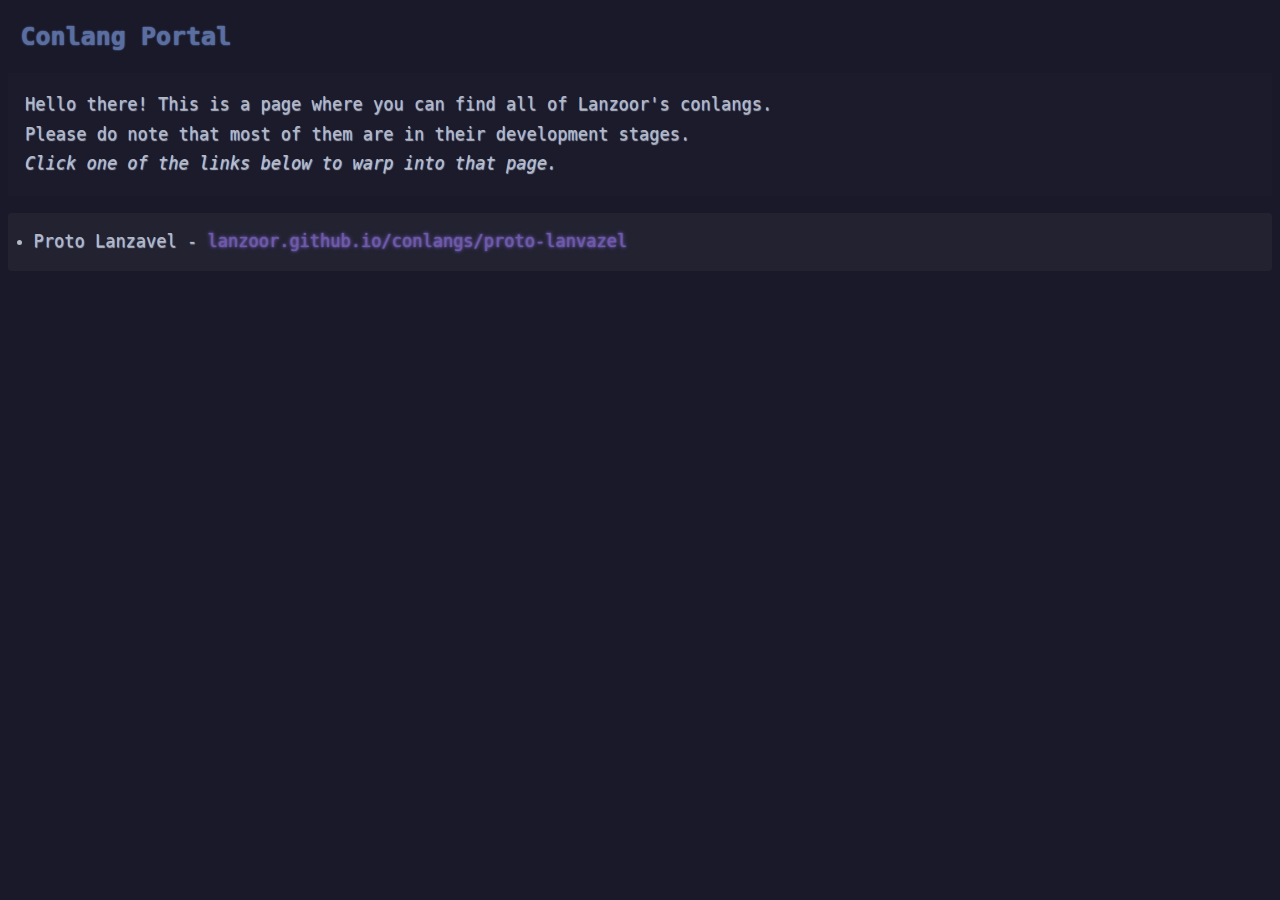
<file: index.html>
<!DOCTYPE html>
<html lang="en">
    <head>
        <title>Lanzoor's Conlangs</title>
        <link rel="stylesheet" href="styles.css" />
    </head>
    <body>
        <h1>Conlang Portal</h1>
        <p>
            Hello there! This is a page where you can find all of Lanzoor's
            conlangs.<br />
            Please do note that most of them are in their development stages.<br />
            <i>Click one of the links below to warp into that page.</i>
        </p>
        <ul>
            <li>
                Proto Lanzavel -
                <a href="./proto-lanzavel/"
                    >lanzoor.github.io/conlangs/proto-lanvazel</a
                >
            </li>
        </ul>
    </body>
</html>
</file>
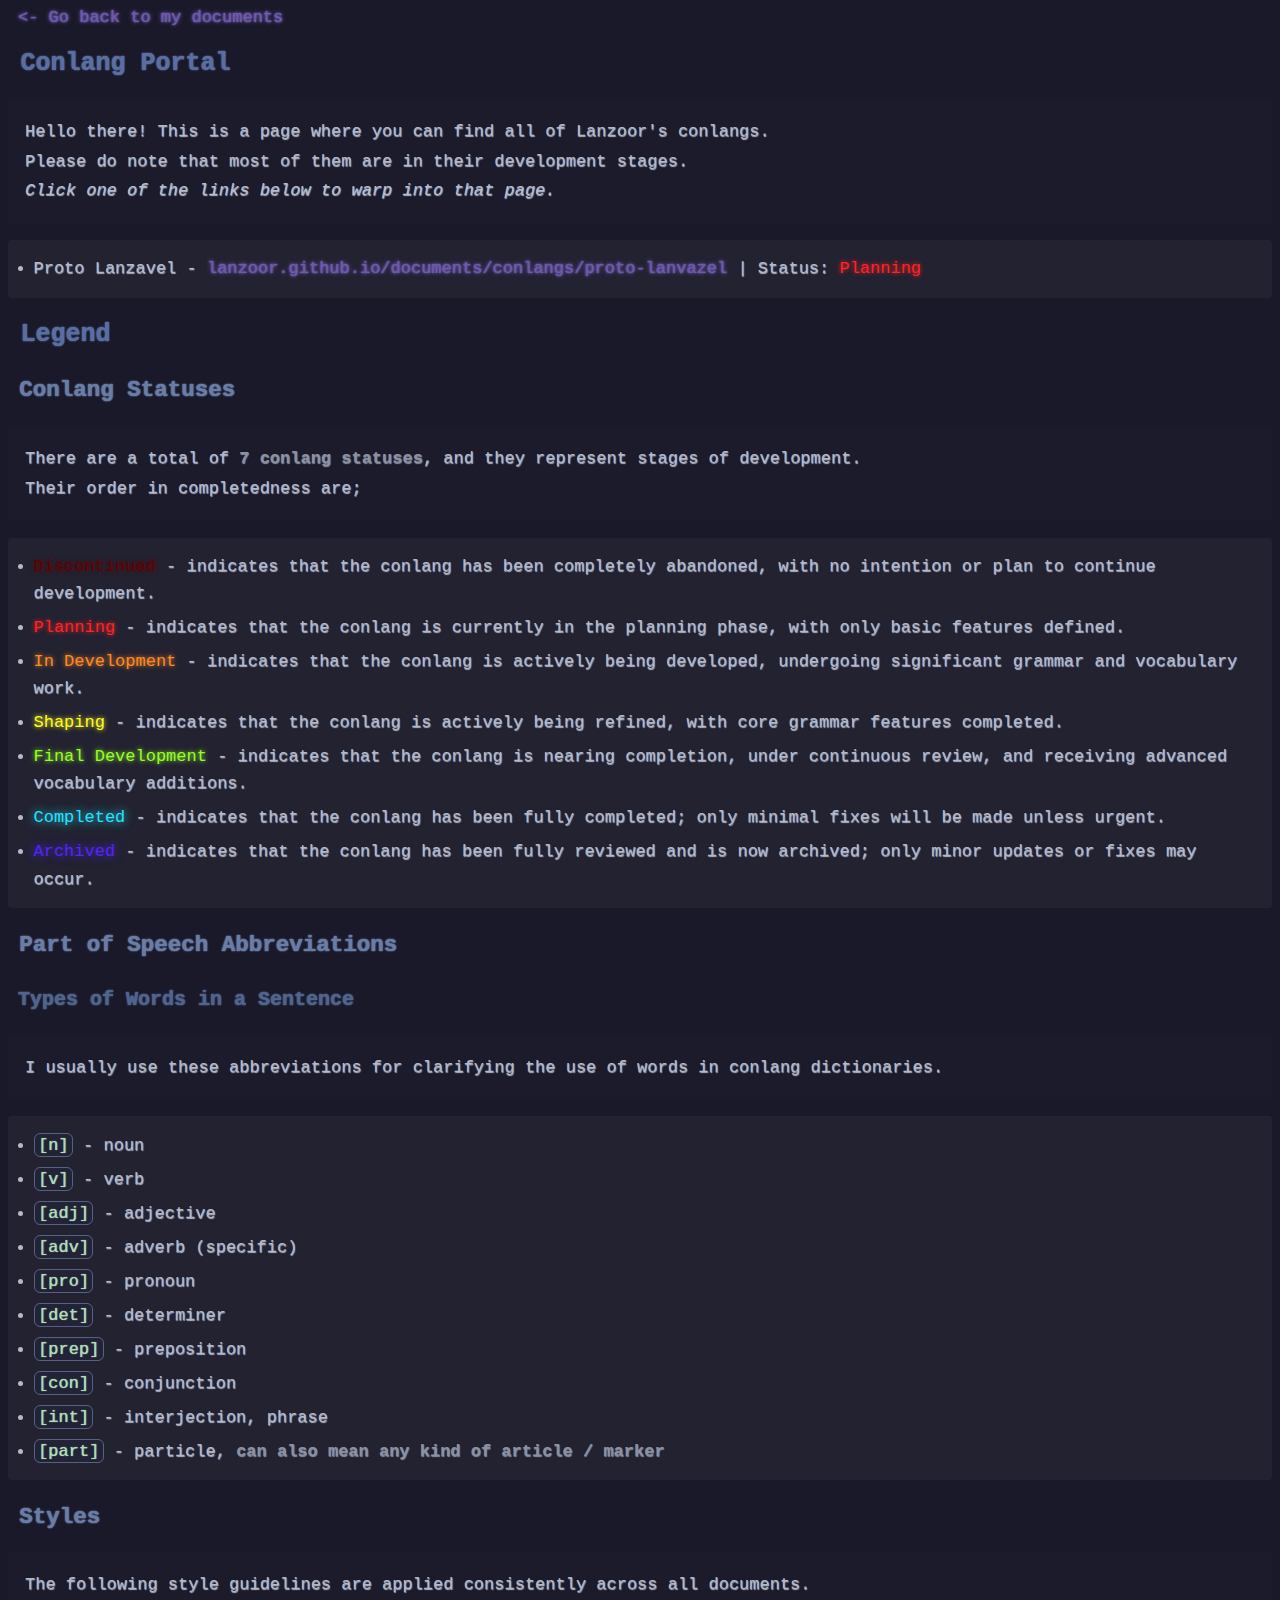
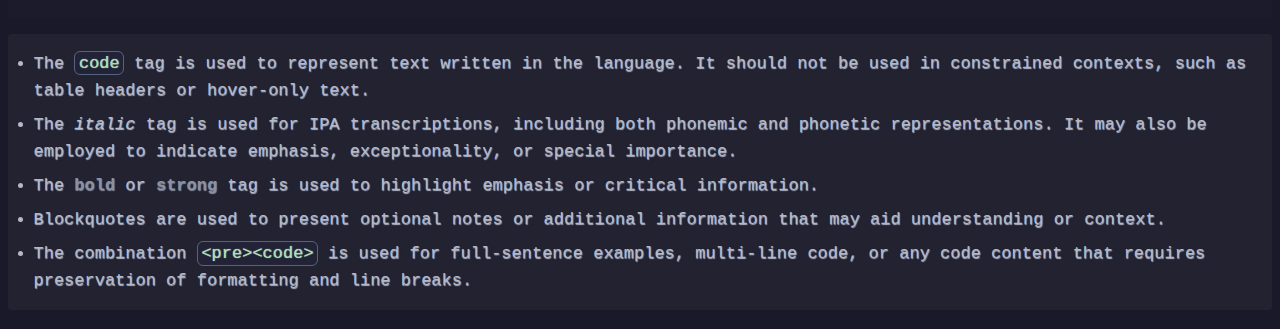
<file: conlangs/index.html>
<!DOCTYPE html>
<html lang="en">
    <head>
        <title>Lanzoor's Conlangs</title>
        <link rel="stylesheet" href="../styles.css" />
    </head>
    <body>
        <a href="https://lanzoor.github.io/documents" id="portal"><- Go back to my documents</a>
        <h1>Conlang Portal</h1>
        <p>
            Hello there! This is a page where you can find all of Lanzoor's
            conlangs.<br/>
            Please do note that most of them are in their development stages.<br/>
            <i>Click one of the links below to warp into that page.</i>
        </p>
        <ul>
            <li>
                Proto Lanzavel - <a href="./proto-lanzavel/">lanzoor.github.io/documents/conlangs/proto-lanvazel</a> | Status: <span class="status-planning">Planning</span>
            </li>
        </ul>

        <h1>Legend</h1>

        <h2>Conlang Statuses</h2>

        <p>
            There are a total of <b>7 conlang statuses</b>, and they represent stages of development.<br>
            Their order in completedness are;
        </p>

        <ul>
            <li>
                <span class="status-discontinued">Discontinued</span> - indicates that the conlang has been completely abandoned, with no intention or plan to continue development.
            </li>
            <li>
                <span class="status-planning">Planning</span> - indicates that the conlang is currently in the planning phase, with only basic features defined.
            </li>
            <li>
                <span class="status-indev">In Development</span> - indicates that the conlang is actively being developed, undergoing significant grammar and vocabulary work.
            </li>
            <li>
                <span class="status-shaping">Shaping</span> - indicates that the conlang is actively being refined, with core grammar features completed.
            </li>
            <li>
                <span class="status-finaldev">Final Development</span> - indicates that the conlang is nearing completion, under continuous review, and receiving advanced vocabulary additions.
            </li>
            <li>
                <span class="status-completed">Completed</span> - indicates that the conlang has been fully completed; only minimal fixes will be made unless urgent.
            </li>
            <li>
                <span class="status-archived">Archived</span> - indicates that the conlang has been fully reviewed and is now archived; only minor updates or fixes may occur.
            </li>
        </ul>

        <h2>Part of Speech Abbreviations</h2>

        <h3>Types of Words in a Sentence</h3>

        <p>I usually use these abbreviations for clarifying the use of words in conlang dictionaries.</p>

        <ul>
            <li>
                <code>[n]</code> - noun
            </li>
            <li>
                <code>[v]</code> - verb
            </li>
            <li>
                <code>[adj]</code> - adjective
            </li>
            <li>
                <code>[adv]</code> - adverb (specific)
            </li>
            <li>
                <code>[pro]</code> - pronoun
            </li>
            <li>
                <code>[det]</code> - determiner
            </li>
            <li>
                <code>[prep]</code> - preposition
            </li>
            <li>
                <code>[con]</code> - conjunction
            </li>
            <li>
                <code>[int]</code> - interjection, phrase
            </li>
            <li>
                <code>[part]</code> - particle, <b>can also mean any kind of article / marker</b>
            </li>
        </ul>

    <h2>Styles</h2>

    <p>The following style guidelines are applied consistently across all documents.</p>

    <ul>
        <li>
            The <code>code</code> tag is used to represent text written in the language. It should not be used in constrained contexts, such as table headers or hover-only text.
        </li>
        <li>
            The <i>italic</i> tag is used for IPA transcriptions, including both phonemic and phonetic representations. It may also be employed to indicate emphasis, exceptionality, or special importance.
        </li>
        <li>
            The <b>bold</b> or <strong>strong</strong> tag is used to highlight emphasis or critical information.
        </li>
        <li>
            Blockquotes are used to present optional notes or additional information that may aid understanding or context.
        </li>
        <li>
            The combination <code>&lt;pre&gt;&lt;code&gt;</code> is used for full-sentence examples, multi-line code, or any code content that requires preservation of formatting and line breaks.
        </li>
    </ul>

    </body>
</html>
</file>
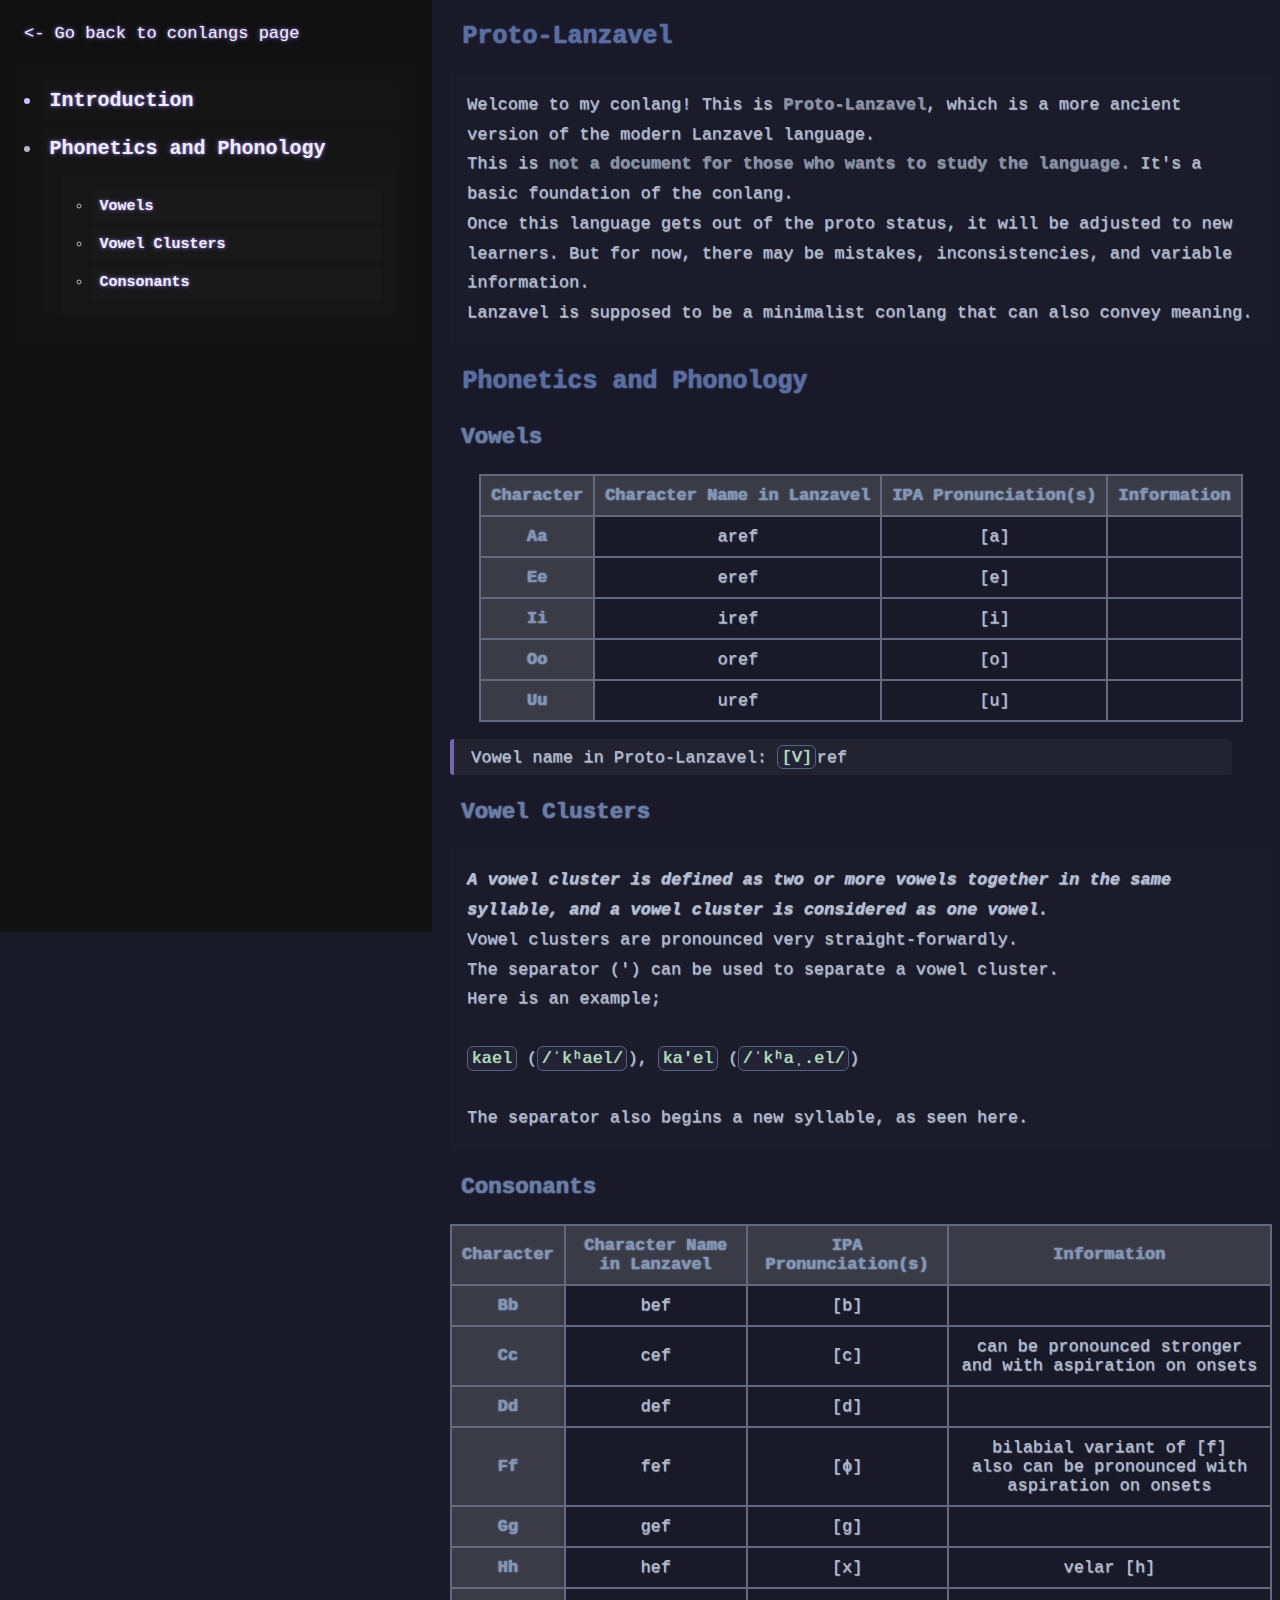
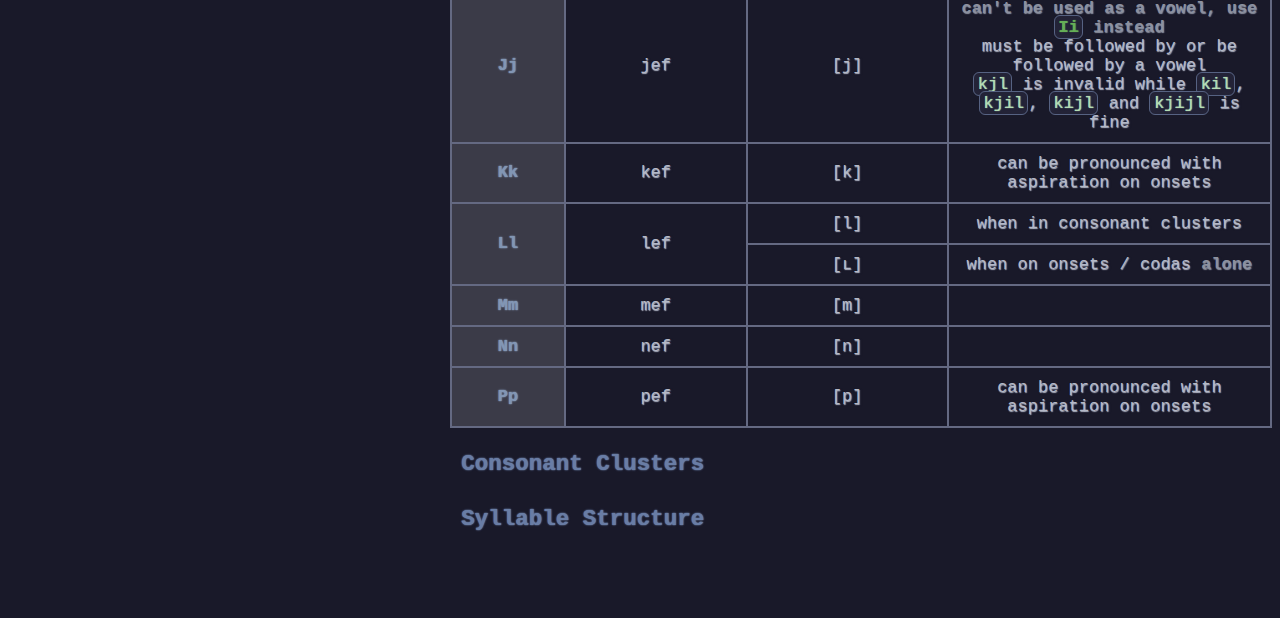
<file: proto-lanzavel/index.html>
<!DOCTYPE html>
<html lang="en">
<head>
    <title>Proto-Lanzavel</title>
    <link rel="stylesheet" href="../styles.css" />
    <style>
        body {
            margin-left: 450px;
        }
    </style>
</head>
<body>
    <div class="sidebar">
        <a href="https://lanzoor.github.io/conlangs/" class="conlang-portal-info"><- Go back to conlangs page</a>
        <ul>
            <li class="h0">
                <a href="#proto-lanzavel">Introduction</a>
            </li>
            <li class="h1">
                <a href="#phonetics-phonology">Phonetics and Phonology</a>
                <ul>
                    <li class="h2"><a href="#vowels">Vowels</a></li>
                    <li class="h2"><a href="#vowel-clusters">Vowel Clusters</a></li>
                    <li class="h2"><a href="#consonants">Consonants</a></li>
                </ul>
            </li>
        </ul>
    </div>

    <h1 id="proto-lanzavel">Proto-Lanzavel</h1>

    <p>
        Welcome to my conlang! This is <b>Proto-Lanzavel</b>, which is a more ancient version of the modern Lanzavel language.<br>
        This is <b>not a document for those who wants to study the language.</b> It's a basic foundation of the conlang.<br>
        Once this language gets out of the proto status, it will be adjusted to new learners. But for now, there may be mistakes, inconsistencies, and variable information.<br>
        Lanzavel is supposed to be a minimalist conlang that can also convey meaning.
    </p>

    <h1 id="phonetics-phonology">Phonetics and Phonology</h1>

    <!--
    <h4>Accent</h4>

    <blockquote>
        The primary accent is on the first syllable of every word, except for particles.<br>
        And the secondary accent is on the first syllable that starts with a consonant (excluding the first syllable)
    </blockquote>

    <h2>Grammar</h2>

    <h3>Pronouns</h3>

    <h4>Personal Pronouns</h4>

    <table style="width: 50%; text-align: center; table-layout: fixed">
        <thead>
            <tr>
                <th>Perspective ↓<br />Type →</th>
                <th>Singular</th>
                <th>Plural</th>
            </tr>
        </thead>
        <tbody>
            <tr>
                <th>First</th>
                <td>mi</td>
                <td>velka</td>
            </tr>
            <tr>
                <th>Second</th>
                <td>alen</td>
                <td>alensa</td>
            </tr>
            <tr>
                <th>Third</th>
                <td>haka</td>
                <td>hakasa</td>
            </tr>
        </tbody>
    </table>

    <h4>Demonstrative Pronouns and Adjectives</h4>

    <table style="width: 50%; text-align: center; table-layout: fixed">
        <thead>
            <tr>
                <th>Proximal (includes Endophoric references)</th>
                <th>Medial</th>
                <th>Distal</th>
                <th>Interrogative</th>
            </tr>
        </thead>
        <tbody>
            <tr>
                <td>cetra</td>
                <td>melka</td>
                <td>veθra</td>
                <td>laca</td>
            </tr>
        </tbody>
    </table>

    <h4>Interrogative Pronouns</h4>

    <table style="width: 50%; text-align: center; table-layout: fixed">
        <thead>
            <tr>
                <th>Reason = why</th>
                <th>Place / Location = where</th>
                <th>Timeline = when</th>
                <th>Method = how</th>
                <th>Subject = who</th>
                <th>Object = what, which</th>
                <th>Quantifier = how many, how much</th>
            </tr>
        </thead>
        <tbody>
            <tr>
                <td>laco</td>
                <td>lakov</td>
                <td>latra</td>
                <td>lapa</td>
                <td>laka</td>
                <td>laca</td>
                <td>lakeca</td>
            </tr>
        </tbody>
    </table>

    <h3>Sentence Structure and Particles</h3>

    <pre><code>[S] en [O] ko [V]</code></pre>

    <blockquote>
        Each part (<code>[S], [O], [V]</code>) can be omitted if necessary.<br>
        (In the codeblocks below, anything surrounded by a parenthesis <code>()</code> is purely optional)<br>
        Determiners/demonstrative adjectives, quantifiers are treated as <b>nouns</b>, which mean it can go in the noun slot. Anything else (particles, verbs, adjectives) are not treated as nouns and therefore can't be present inside the noun slot nor be conjugated following the noun conversions. <code>[S]</code> and <code>[O]</code> must be a noun phrase, where;<br>
        <pre><code>([verb phrase]) ([determiner]) ([quantifier]) ([conjugated and/or compound adjective]) [conjugated and/or compound noun] ([particle])</code></pre>
        <code>[V]</code> must be a verb phrase, where;
        <pre><code>([temporal modifier (noun phrase + particle)]) ([conjugated and/or compound manner modifier = adverb]) [conjugated and/or compound verb]</code></pre>
    </blockquote>

    <h4>The Particle <code>vel</code></h4>

    <ul>
        <li><code>[A] vel [B]</code> - <code>[A]</code>'s <code>[B]</code> or <code>[B]</code> of <code>[A]</code></li>
        <li><code>[A] vel</code> - Standalone, <code>[A]</code>'s <i>(object)</i></li>
        <li>
            <code>[V] vel</code> - <b>noun-ifies a verb</b> (when used, <b>converts a verb phrase to a noun phrase</b> which means it can be conjugated following the noun conversions)
            <ul>
                <li>the act of <code>[V]</code>-ing</li>
                <li>something to <code>[V]</code> to</li>
            </ul>
        </li>
    </ul>

    <h4>The Particle <code>ile</code></h4>

    <blockquote>
        <pre><code>[A] ile</code></pre>
        at (location), on (relational), in (containment), to (direction), from (ONE-WAY!! derive) <code>[A]</code>
    </blockquote>

    <h4>The Particle <code>gelo</code></h4>

    <blockquote>
        <pre><code>[A] gelo</code></pre>
        as (replacement, alias), with (utilize) <code>[A]</code>
    </blockquote>

    <h4>Other Particles</h4>

    <ul>
        <li>
            <pre><code>[A] kel [B] (kel ...)</code></pre>
            <code>[A]</code> and <code>[B]</code> (and so on) <code>[A]</code> with <code>[B]</code> (and so on) Indicating chaining, linking, and gathering for the list of things.
        </li>
        <li>
            <pre><code>[A] dül [B] (dül ...)</code></pre>
            <code>[A]</code> or <code>[B]</code> (and so on) Indicating uncertainty and usually choice(s) between the list of things.
        </li>
        <li>
            <pre><code>[A] ästa ([B] ästa...)</code></pre>
            <code>also [A]</code> (and so on) 1. Adds to an existing set, but with a sense of exclusion or regret—as if the addition highlights what's missing or broken. Treated as negative by default, often used to mark unwanted inclusion or burdensome accumulation. <b>Treated as a negative statement if chained with verbs.</b><br>
            2. Adds to an existing set with deliberate affirmation; used to express welcomed inclusion or chosen unity. <b>Treated as a POSITIVE statement when positive.</b>
        </li>
        <li>
            <pre><code>[A] ζecto</code></pre>
            <code>only [A]</code> 1. Indicates singularity or exclusion; the subject stands alone, detached from others. Carries an inherent negative weight, often implying loss, abandonment, or deliberate separation. <b>Also treated as a negative statement by default.</b><br>
            2. Indicates inclusion with deliberate affirmation. <b>Treated as a POSITIVE statement when positive.</b>
        </li>
    </ul>

    <h3>Noun Conversions</h3>
    <h3>Numbers and Counting</h3>

    <h4>Base Numbers</h4>
    <table>
        <tr>
            <th>Number</th>
            <th>Equivalent</th>
        </tr>
        <tr><td>0</td><td>nil</td></tr>
        <tr><td>1</td><td>unja</td></tr>
        <tr><td>2</td><td>doc</td></tr>
        <tr><td>3</td><td>tra</td></tr>
        <tr><td>4</td><td>fjemta</td></tr>
        <tr><td>5</td><td>kinta</td></tr>
        <tr><td>6</td><td>sekta</td></tr>
        <tr><td>7</td><td>septa</td></tr>
        <tr><td>8</td><td>okta</td></tr>
        <tr><td>9</td><td>nove</td></tr>
    </table>

    <h4>Large Numbers</h4>
    <table>
        <tr>
            <th>Number</th>
            <th>Equivalent</th>
        </tr>
        <tr><td>10</td><td>deci</td></tr>
        <tr><td>100</td><td>centi</td></tr>
        <tr><td>1000</td><td>mili</td></tr>
        <tr><td>10000</td><td>deci-mili</td></tr>
        <tr><td>100000</td><td>centi-mili</td></tr>
        <tr><td>1000000</td><td>mikri</td></tr>
        <tr><td>10000000</td><td>deci-mikri</td></tr>
        <tr><td>100000000</td><td>centi-mikri</td></tr>
        <tr><td>1e12</td><td>nali</td></tr>
        <tr><td>1e15</td><td>fjemi</td></tr>
        <tr><td>1e18</td><td>atili</td></tr>
        <tr><td>1e21</td><td>zepti</td></tr>
        <tr><td>1e24</td><td>yokti</td></tr>
        <tr><td>1e27</td><td>roni</td></tr>
        <tr><td>1e30</td><td>kekti</td></tr>
    </table>

    <h4>Small Numbers</h4>
    <table>
        <tr>
            <th>Number</th>
            <th>Equivalent</th>
        </tr>
        <tr><td>1/10</td><td>deca</td></tr>
        <tr><td>1/100</td><td>centa</td></tr>
        <tr><td>1/1000</td><td>mila</td></tr>
        <tr><td>1/10000</td><td>deci-mila</td></tr>
        <tr><td>1/100000</td><td>centa-mila</td></tr>
        <tr><td>1/1000000</td><td>mikra</td></tr>
        <tr><td>1/10000000</td><td>deci-mikra</td></tr>
        <tr><td>1/100000000</td><td>centa-mikra</td></tr>
        <tr><td>1/1e12</td><td>nala</td></tr>
        <tr><td>1/1e15</td><td>fjema</td></tr>
        <tr><td>1/1e18</td><td>atila</td></tr>
        <tr><td>1/1e21</td><td>zepta</td></tr>
        <tr><td>1/1e24</td><td>yokta</td></tr>
        <tr><td>1/1e27</td><td>rona</td></tr>
        <tr><td>1/1e30</td><td>kekta</td></tr>
    </table>

    <h4>Arithmetic</h4>
    <ul>
        <li><code>a + b</code> → <code>a adja b</code></li>
        <li><code>a - b</code> → <code>a mina b</code></li>
        <li><code>a * b</code> → <code>a məltifa b</code></li>
        <li><code>a / b</code> → <code>a divra b</code></li>
        <li><code>a ^ b</code> → <code>a povora b</code></li>
        <li><code>^b√a</code> → <code>a vel b eta ruta</code></li>
        <li><code>√a</code> → <code>a vel uta</code></li>
    </ul>

    <h4>Misc</h4>
    <ul>
        <li>Use <b>ponto</b> for the floating point</li>
        <li>Spell out every digit for small numbers</li>
        <li>Combine the large number terms if needed (round it up if you want)</li>
        <li>Use scientific notation (with the arithmetics above)</li>
    </ul>

    <h4>Quantifiers</h4>
    <ul>
        <li>Numbers are ordinals by default. For cardinals, use <code>[num.] eta</code></li>
    </ul>
    -->

    <h2 id="vowels">Vowels</h2>

    <table>
        <thead>
            <tr>
                <th>Character</th>
                <th>Character Name in Lanzavel</th>
                <th>IPA Pronunciation(s)</th>
                <th>Information</th>
            </tr>
        </thead>
        <tbody>
            <tr>
                <th>Aa</th>
                <td>aref</td>
                <td>[a]</td>
                <td></td>
            </tr>
            <tr>
                <th>Ee</th>
                <td>eref</td>
                <td>[e]</td>
                <td></td>
            </tr>
            <tr>
                <th>Ii</th>
                <td>iref</td>
                <td>[i]</td>
                <td></td>
            </tr>
            <tr>
                <th>Oo</th>
                <td>oref</td>
                <td>[o]</td>
                <td></td>
            </tr>
            <tr>
                <th>Uu</th>
                <td>uref</td>
                <td>[u]</td>
                <td></td>
            </tr>
        </tbody>
    </table>

    <blockquote>
        Vowel name in Proto-Lanzavel: <code>[V]</code>ref
    </blockquote>

    <h2 id="vowel-clusters">Vowel Clusters</h2>

    <p>
        <b><i>A vowel cluster is defined as two or more vowels together in the same syllable, and a vowel cluster is considered as one vowel.</i></b><br>
        Vowel clusters are pronounced very straight-forwardly.<br>

        The separator (') can be used to separate a vowel cluster.<br>
        Here is an example;<br><br>

        <code>kael</code> (<code>/ˈkʰael/</code>), <code>ka'el</code> (<code>/ˈkʰaˌ.el/</code>)<br><br>

        The separator also begins a new syllable, as seen here.
    </p>

    <h2 id="consonants">Consonants</h2>

    <table>
        <thead>
            <th>Character</th>
            <th>Character Name in Lanzavel</th>
            <th>IPA Pronunciation(s)</th>
            <th>Information</th>
        </thead>
        <tbody>
            <tr>
                <th>Bb</th>
                <td>bef</td>
                <td>[b]</td>
                <td></td>
            </tr>
            <tr>
                <th>Cc</th>
                <td>cef</td>
                <td>[c]</td>
                <td>can be pronounced stronger and with aspiration on onsets</td>
            </tr>
            <tr>
                <th>Dd</th>
                <td>def</td>
                <td>[d]</td>
                <td></td>
            </tr>
            <tr>
                <th>Ff</th>
                <td>fef</td>
                <td>[ɸ]</td>
                <td>bilabial variant of [f]<br>also can be pronounced with aspiration on onsets</td>
            </tr>
            <tr>
                <th>Gg</th>
                <td>gef</td>
                <td>[g]</td>
                <td></td>
            </tr>
            <tr>
                <th>Hh</th>
                <td>hef</td>
                <td>[x]</td>
                <td>velar [h]</td>
            </tr>
            <tr>
                <th>Jj</th>
                <td>jef</td>
                <td>[j]</td>
                <td><b>can't be used as a vowel, use <code>Ii</code> instead</b><br>must be followed by or be followed by a vowel<br><code>kjl</code> is invalid while <code>kil</code>, <code>kjil</code>, <code>kijl</code> and <code>kjijl</code> is fine</td>
            </tr>
            <tr>
                <th>Kk</th>
                <td>kef</td>
                <td>[k]</td>
                <td>can be pronounced with aspiration on onsets</td>
            </tr>
            <tr>
                <th rowspan="2">Ll</th>
                <td rowspan="2">lef</td>
                <td>[l]</td>
                <td>when in consonant clusters</td>
            </tr>
            <tr>
                <td>[ʟ]</td>
                <td>when on onsets / codas <b>alone</b></td>
            </tr>
            <tr>
                <th>Mm</th>
                <td>mef</td>
                <td>[m]</td>
                <td></td>
            </tr>
            <tr>
                <th>Nn</th>
                <td>nef</td>
                <td>[n]</td>
                <td></td>
            </tr>
            <tr>
                <th>Pp</th>
                <td>pef</td>
                <td>[p]</td>
                <td>can be pronounced with aspiration on onsets</td>
            </tr>
        </tbody>
    </table>

    <h2 id="consonant-clusters">Consonant Clusters</h2>

    <h2 id="syllable-structure">Syllable Structure</h2>
</body>
</html>
</file>
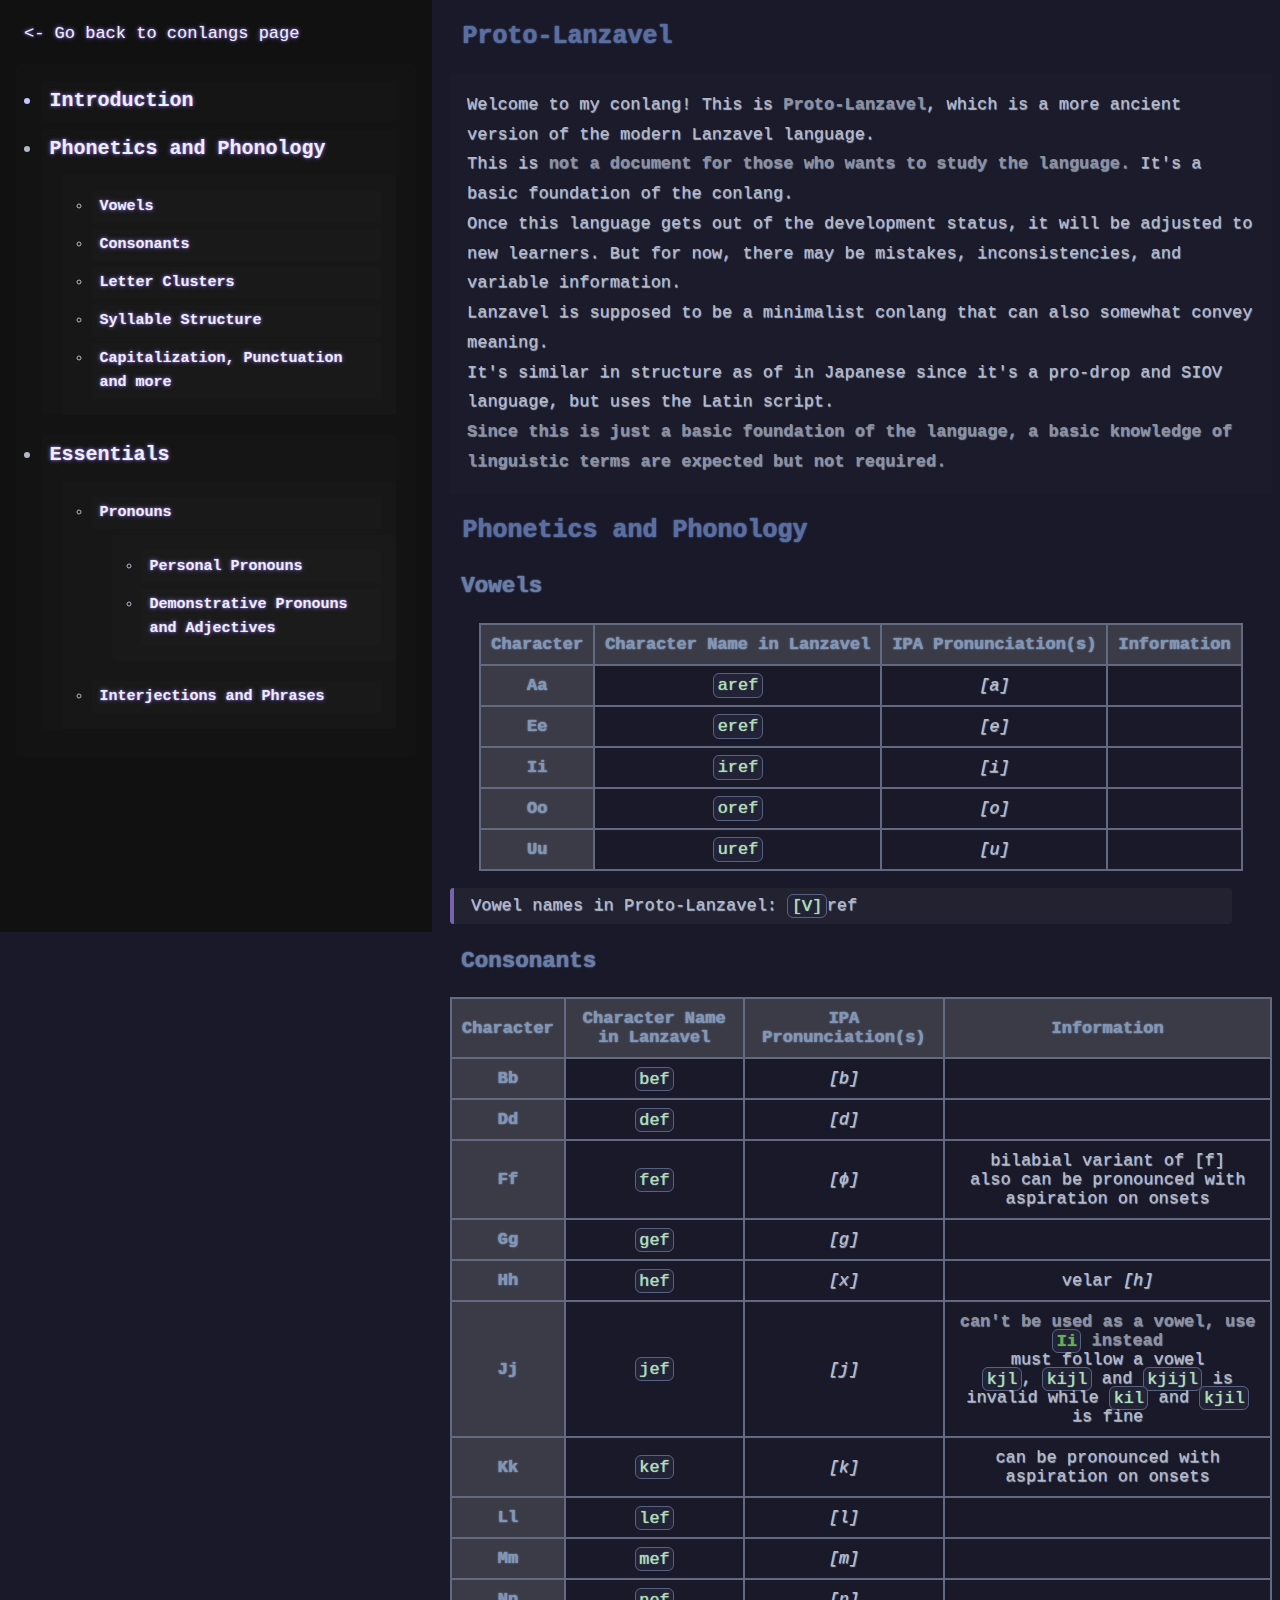
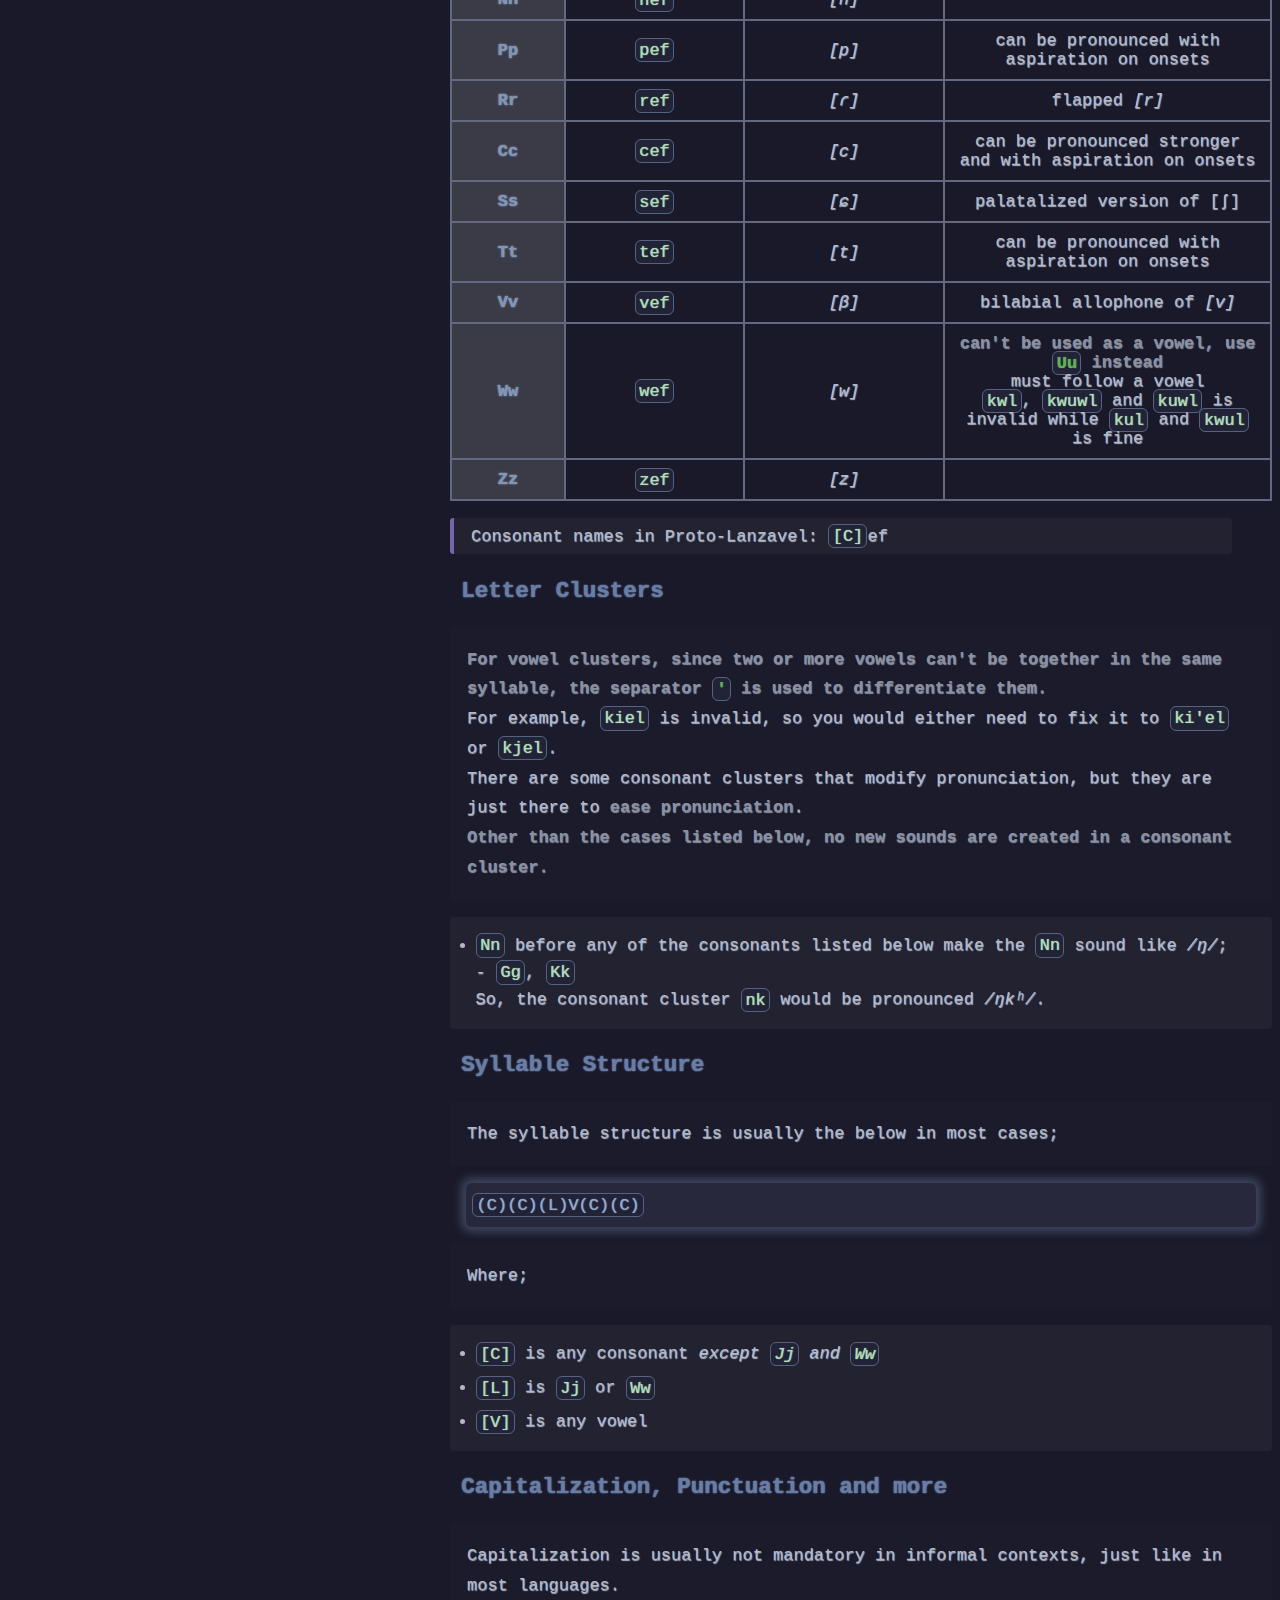
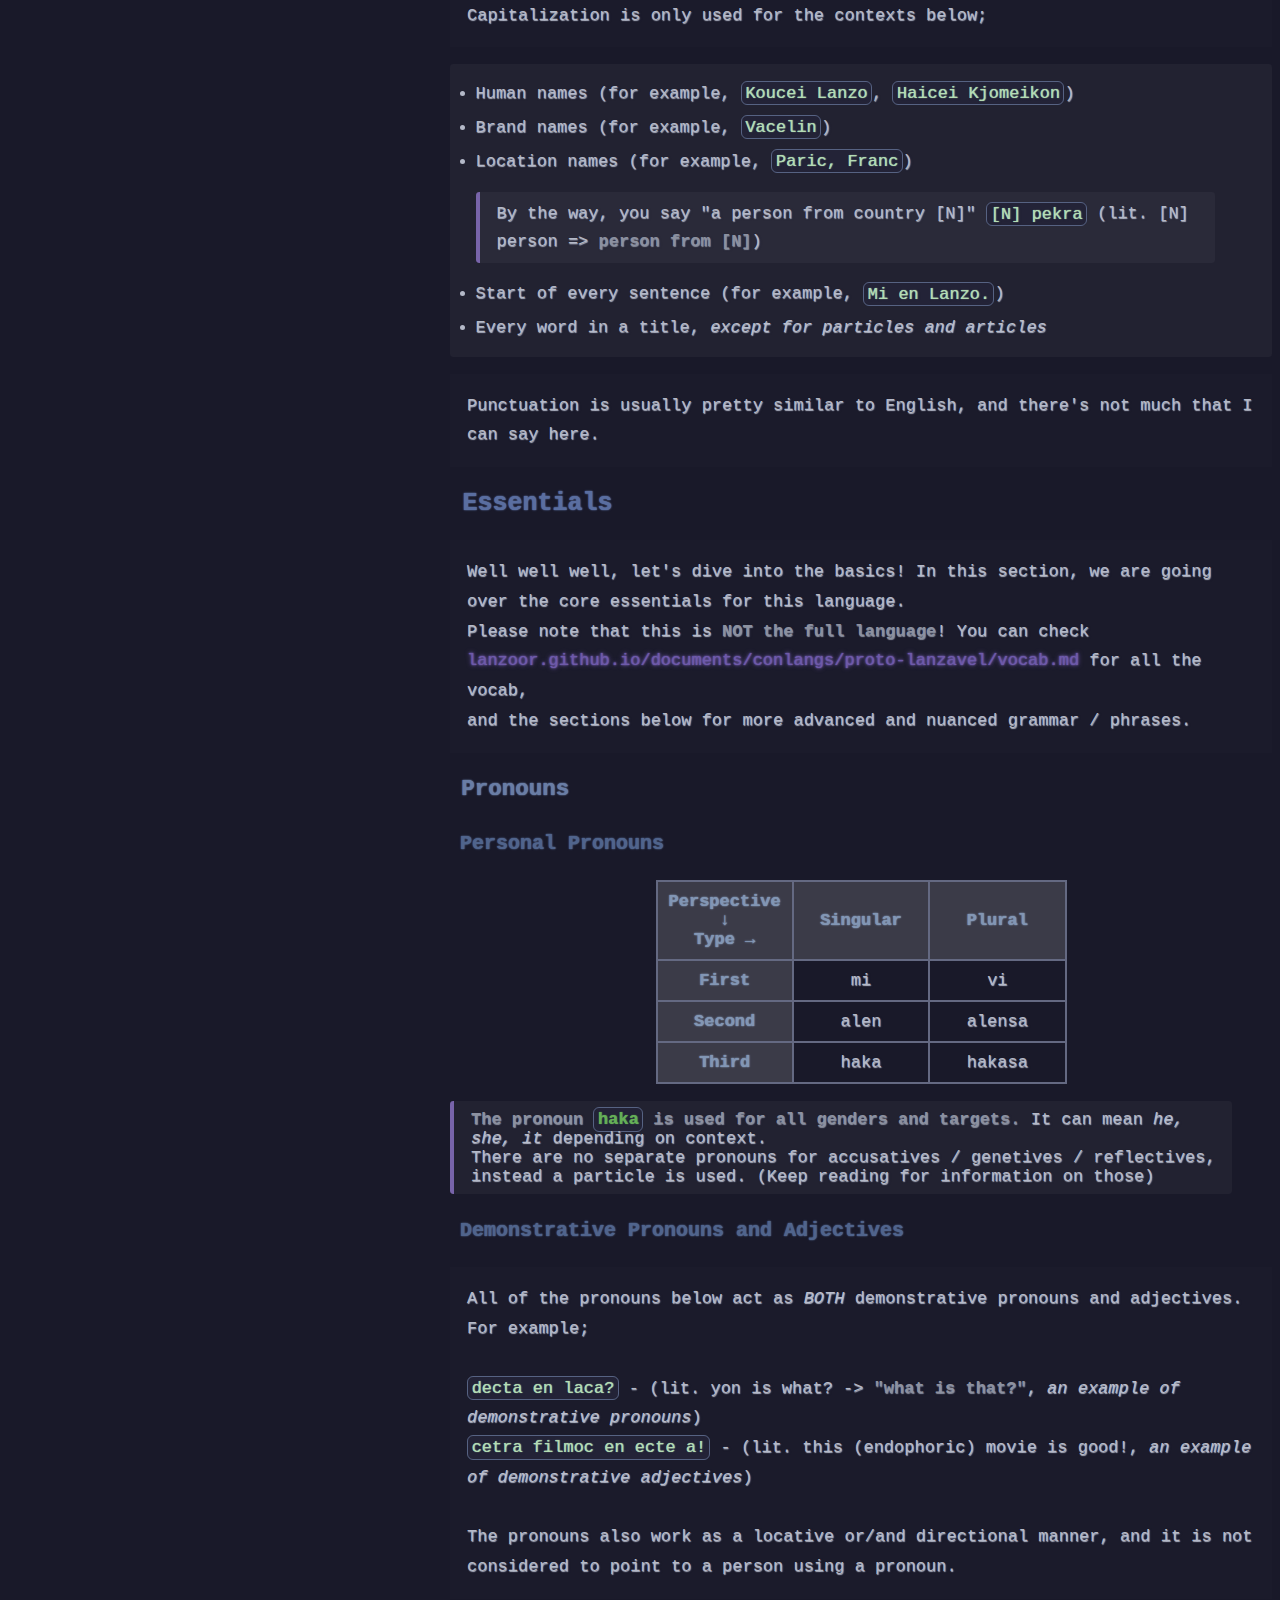
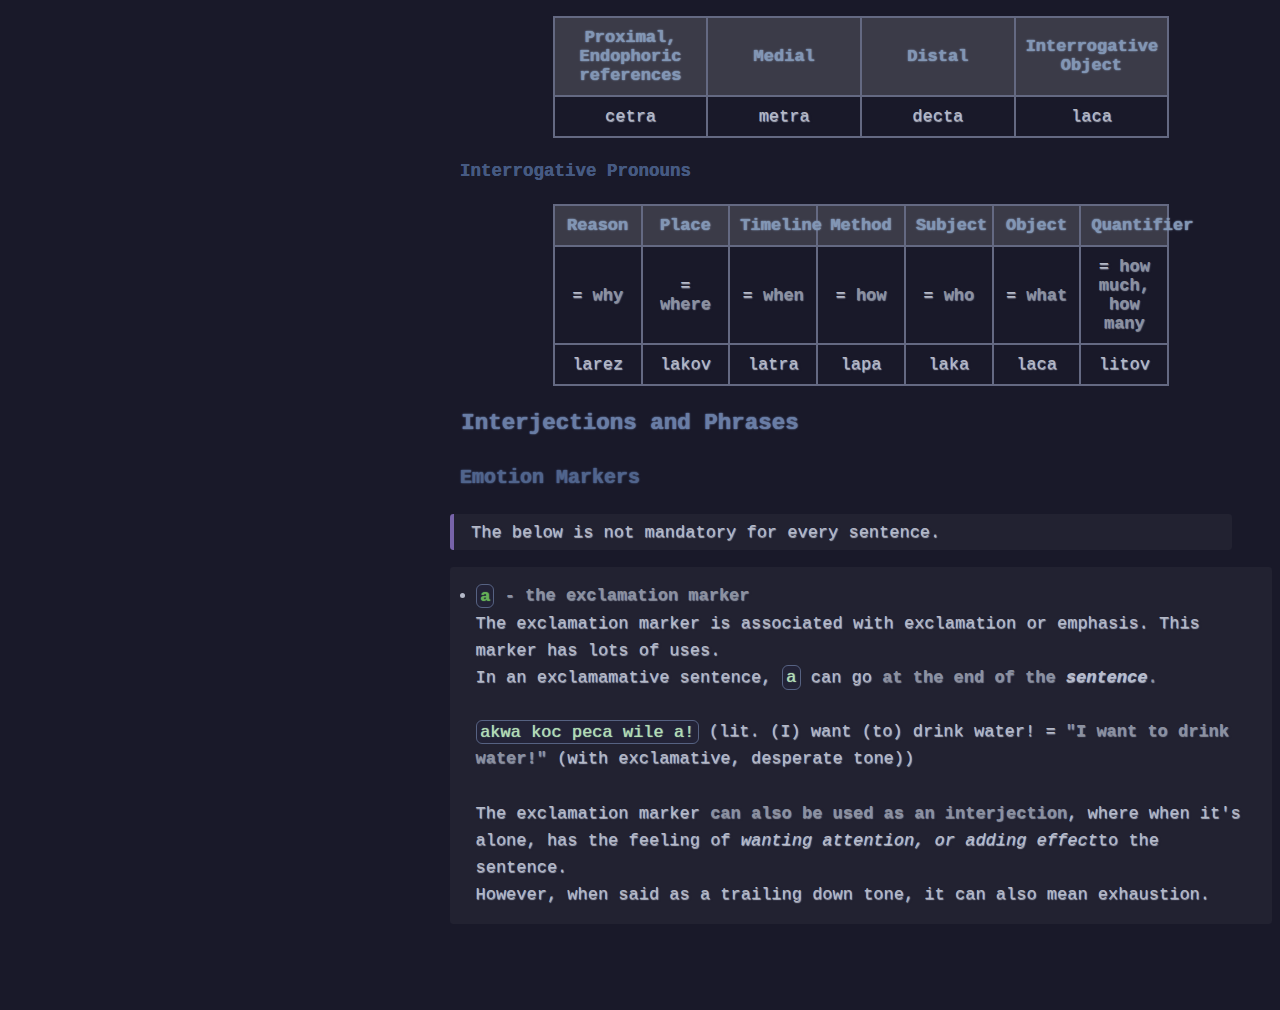
<file: conlangs/proto-lanzavel/index.html>
<!DOCTYPE html>
<html lang="en">
<head>
    <title>Proto-Lanzavel</title>
    <link rel="stylesheet" href="../../styles.css" />
    <style>
        body {
            margin-left: 450px;
        }
    </style>
</head>
<body>
    <div class="sidebar">
        <a href="https://lanzoor.github.io/documents/conlangs/" class="portal-info"><- Go back to conlangs page</a>
        <ul>
            <li class="h0">
                <a href="#information">Introduction</a>
            </li>
            <li class="h1">
                <a href="#phonetics-phonology">Phonetics and Phonology</a>
                <ul>
                    <li class="h2"><a href="#vowels">Vowels</a></li>
                    <li class="h2"><a href="#consonants">Consonants</a></li>
                    <li class="h2"><a href="#clusters">Letter Clusters</a></li>
                    <li class="h2"><a href="#syllable-structure">Syllable Structure</a></li>
                    <li class="h2"><a href="#writing-extra-rules">Capitalization, Punctuation and more</a></li>
                </ul>
            </li>
            <li class="h1">
                <a href="#essentials">Essentials</a>
                <ul>
                    <li class="h2"><a href="#pronouns">Pronouns</a></li>
                    <ul>
                        <li class="h3"><a href="#personal-pronouns">Personal Pronouns</a></li>
                        <li class="h3"><a href="#demonstrative">Demonstrative Pronouns and Adjectives</a></li>
                    </ul>
                    <li class="h2"><a href="#interjections">Interjections and Phrases</a></li>
                </ul>
            </li>
        </ul>
    </div>

    <h1 id="information">Proto-Lanzavel</h1>

    <p>
        Welcome to my conlang! This is <b>Proto-Lanzavel</b>, which is a more ancient version of the modern Lanzavel language.<br>
        This is <b>not a document for those who wants to study the language.</b> It's a basic foundation of the conlang.<br>
        Once this language gets out of the development status, it will be adjusted to new learners. But for now, there may be mistakes, inconsistencies, and variable information.<br>
        Lanzavel is supposed to be a minimalist conlang that can also somewhat convey meaning.<br>
        It's similar in structure as of in Japanese since it's a pro-drop and SIOV language, but uses the Latin script.<br>
        <b>Since this is just a basic foundation of the language, a basic knowledge of linguistic terms are expected but not required.</b>
    </p>

    <h1 id="phonetics-phonology">Phonetics and Phonology</h1>

    <!--
    <h3>Sentence Structure and Particles</h3>

    <pre><code>[S] en [O] ko [V]</code></pre>

    <blockquote>
        Each part (<code>[S], [O], [V]</code>) can be omitted if necessary.<br>
        (In the codeblocks below, anything surrounded by a parenthesis <code>()</code> is purely optional)<br>
        Determiners/demonstrative adjectives, quantifiers are treated as <b>nouns</b>, which mean it can go in the noun slot. Anything else (particles, verbs, adjectives) are not treated as nouns and therefore can't be present inside the noun slot nor be conjugated following the noun conversions. <code>[S]</code> and <code>[O]</code> must be a noun phrase, where;<br>
        <pre><code>([verb phrase]) ([determiner]) ([quantifier]) ([conjugated and/or compound adjective]) [conjugated and/or compound noun] ([particle])</code></pre>
        <code>[V]</code> must be a verb phrase, where;
        <pre><code>([temporal modifier (noun phrase + particle)]) ([conjugated and/or compound manner modifier = adverb]) [conjugated and/or compound verb]</code></pre>
    </blockquote>

    <h4>The Particle <code>vel</code></h4>

    <ul>
        <li><code>[A] vel [B]</code> - <code>[A]</code>'s <code>[B]</code> or <code>[B]</code> of <code>[A]</code></li>
        <li><code>[A] vel</code> - Standalone, <code>[A]</code>'s <i>(object)</i></li>
        <li>
            <code>[V] vel</code> - <b>noun-ifies a verb</b> (when used, <b>converts a verb phrase to a noun phrase</b> which means it can be conjugated following the noun conversions)
            <ul>
                <li>the act of <code>[V]</code>-ing</li>
                <li>something to <code>[V]</code> to</li>
            </ul>
        </li>
    </ul>

    <h4>The Particle <code>ile</code></h4>

    <blockquote>
        <pre><code>[A] ile</code></pre>
        at (location), on (relational), in (containment), to (direction), from (ONE-WAY!! derive) <code>[A]</code>
    </blockquote>

    <h4>The Particle <code>gelo</code></h4>

    <blockquote>
        <pre><code>[A] gelo</code></pre>
        as (replacement, alias), with (utilize) <code>[A]</code>
    </blockquote>

    <h4>Other Particles</h4>

    <ul>
        <li>
            <pre><code>[A] kel [B] (kel ...)</code></pre>
            <code>[A]</code> and <code>[B]</code> (and so on) <code>[A]</code> with <code>[B]</code> (and so on) Indicating chaining, linking, and gathering for the list of things.
        </li>
        <li>
            <pre><code>[A] dül [B] (dül ...)</code></pre>
            <code>[A]</code> or <code>[B]</code> (and so on) Indicating uncertainty and usually choice(s) between the list of things.
        </li>
        <li>
            <pre><code>[A] ästa ([B] ästa...)</code></pre>
            <code>also [A]</code> (and so on) 1. Adds to an existing set, but with a sense of exclusion or regret—as if the addition highlights what's missing or broken. Treated as negative by default, often used to mark unwanted inclusion or burdensome accumulation. <b>Treated as a negative statement if chained with verbs.</b><br>
            2. Adds to an existing set with deliberate affirmation; used to express welcomed inclusion or chosen unity. <b>Treated as a POSITIVE statement when positive.</b>
        </li>
        <li>
            <pre><code>[A] ζecto</code></pre>
            <code>only [A]</code> 1. Indicates singularity or exclusion; the subject stands alone, detached from others. Carries an inherent negative weight, often implying loss, abandonment, or deliberate separation. <b>Also treated as a negative statement by default.</b><br>
            2. Indicates inclusion with deliberate affirmation. <b>Treated as a POSITIVE statement when positive.</b>
        </li>
    </ul>

    <h3>Noun Conversions</h3>
    <h3>Numbers and Counting</h3>

    <h4>Base Numbers</h4>
    <table>
        <tr>
            <th>Number</th>
            <th>Equivalent</th>
        </tr>
        <tr><td>0</td><td>nil</td></tr>
        <tr><td>1</td><td>unja</td></tr>
        <tr><td>2</td><td>doc</td></tr>
        <tr><td>3</td><td>tra</td></tr>
        <tr><td>4</td><td>fjemta</td></tr>
        <tr><td>5</td><td>kinta</td></tr>
        <tr><td>6</td><td>sekta</td></tr>
        <tr><td>7</td><td>septa</td></tr>
        <tr><td>8</td><td>okta</td></tr>
        <tr><td>9</td><td>nove</td></tr>
    </table>

    <h4>Large Numbers</h4>
    <table>
        <tr>
            <th>Number</th>
            <th>Equivalent</th>
        </tr>
        <tr><td>10</td><td>deci</td></tr>
        <tr><td>100</td><td>centi</td></tr>
        <tr><td>1000</td><td>mili</td></tr>
        <tr><td>10000</td><td>deci-mili</td></tr>
        <tr><td>100000</td><td>centi-mili</td></tr>
        <tr><td>1000000</td><td>mikri</td></tr>
        <tr><td>10000000</td><td>deci-mikri</td></tr>
        <tr><td>100000000</td><td>centi-mikri</td></tr>
        <tr><td>1e12</td><td>nali</td></tr>
        <tr><td>1e15</td><td>fjemi</td></tr>
        <tr><td>1e18</td><td>atili</td></tr>
        <tr><td>1e21</td><td>zepti</td></tr>
        <tr><td>1e24</td><td>yokti</td></tr>
        <tr><td>1e27</td><td>roni</td></tr>
        <tr><td>1e30</td><td>kekti</td></tr>
    </table>

    <h4>Small Numbers</h4>
    <table>
        <tr>
            <th>Number</th>
            <th>Equivalent</th>
        </tr>
        <tr><td>1/10</td><td>deca</td></tr>
        <tr><td>1/100</td><td>centa</td></tr>
        <tr><td>1/1000</td><td>mila</td></tr>
        <tr><td>1/10000</td><td>deci-mila</td></tr>
        <tr><td>1/100000</td><td>centa-mila</td></tr>
        <tr><td>1/1000000</td><td>mikra</td></tr>
        <tr><td>1/10000000</td><td>deci-mikra</td></tr>
        <tr><td>1/100000000</td><td>centa-mikra</td></tr>
        <tr><td>1/1e12</td><td>nala</td></tr>
        <tr><td>1/1e15</td><td>fjema</td></tr>
        <tr><td>1/1e18</td><td>atila</td></tr>
        <tr><td>1/1e21</td><td>zepta</td></tr>
        <tr><td>1/1e24</td><td>yokta</td></tr>
        <tr><td>1/1e27</td><td>rona</td></tr>
        <tr><td>1/1e30</td><td>kekta</td></tr>
    </table>

    <h4>Arithmetic</h4>
    <ul>
        <li><code>a + b</code> → <code>a adja b</code></li>
        <li><code>a - b</code> → <code>a mina b</code></li>
        <li><code>a * b</code> → <code>a məltifa b</code></li>
        <li><code>a / b</code> → <code>a divra b</code></li>
        <li><code>a ^ b</code> → <code>a povora b</code></li>
        <li><code>^b√a</code> → <code>a vel b eta ruta</code></li>
        <li><code>√a</code> → <code>a vel uta</code></li>
    </ul>

    <h4>Misc</h4>
    <ul>
        <li>Use <b>ponto</b> for the floating point</li>
        <li>Spell out every digit for small numbers</li>
        <li>Combine the large number terms if needed (round it up if you want)</li>
        <li>Use scientific notation (with the arithmetics above)</li>
    </ul>

    <h4>Quantifiers</h4>
    <ul>
        <li>Numbers are ordinals by default. For cardinals, use <code>[num.] eta</code></li>
    </ul>
    -->

    <h2 id="vowels">Vowels</h2>

    <table>
        <thead>
            <tr>
                <th>Character</th>
                <th>Character Name in Lanzavel</th>
                <th>IPA Pronunciation(s)</th>
                <th>Information</th>
            </tr>
        </thead>
        <tbody>
            <tr>
                <th>Aa</th>
                <td><code>aref</code></td>
                <td><i>[a]</i></td>
                <td></td>
            </tr>
            <tr>
                <th>Ee</th>
                <td><code>eref</code></td>
                <td><i>[e]</i></td>
                <td></td>
            </tr>
            <tr>
                <th>Ii</th>
                <td><code>iref</code></td>
                <td><i>[i]</i></td>
                <td></td>
            </tr>
            <tr>
                <th>Oo</th>
                <td><code>oref</code></td>
                <td><i>[o]</i></td>
                <td></td>
            </tr>
            <tr>
                <th>Uu</th>
                <td><code>uref</code></td>
                <td><i>[u]</i></td>
                <td></td>
            </tr>
        </tbody>
    </table>

    <blockquote>
        Vowel names in Proto-Lanzavel: <code>[V]</code>ref
    </blockquote>

    <h2 id="consonants">Consonants</h2>

    <table>
        <thead>
            <th>Character</th>
            <th>Character Name in Lanzavel</th>
            <th>IPA Pronunciation(s)</th>
            <th>Information</th>
        </thead>
        <tbody>
            <tr>
                <th>Bb</th>
                <td><code>bef</code></td>
                <td><i>[b]</i></td>
                <td></td>
            </tr>
            <tr>
                <th>Dd</th>
                <td><code>def</code></td>
                <td><i>[d]</i></td>
                <td></td>
            </tr>
            <tr>
                <th>Ff</th>
                <td><code>fef</code></td>
                <td><i>[ɸ]</i></td>
                <td>bilabial variant of [f]<br>also can be pronounced with aspiration on onsets</td>
            </tr>
            <tr>
                <th>Gg</th>
                <td><code>gef</code></td>
                <td><i>[g]</i></td>
                <td></td>
            </tr>
            <tr>
                <th>Hh</th>
                <td><code>hef</code></td>
                <td><i>[x]</i></td>
                <td>velar <i>[h]</i></td>
            </tr>
            <tr>
                <th>Jj</th>
                <td><code>jef</code></td>
                <td><i>[j]</i></td>
                <td><b>can't be used as a vowel, use <code>Ii</code> instead</b><br>must follow a vowel<br><code>kjl</code>, <code>kijl</code> and <code>kjijl</code> is invalid while <code>kil</code> and <code>kjil</code> is fine</td>
            </tr>
            <tr>
                <th>Kk</th>
                <td><code>kef</code></td>
                <td><i>[k]</i></td>
                <td>can be pronounced with aspiration on onsets</td>
            </tr>
            <tr>
                <th>Ll</th>
                <td><code>lef</code></td>
                <td><i>[l]</i></td>
                <td></td>
            </tr>
            <tr>
            </tr>
            <tr>
                <th>Mm</th>
                <td><code>mef</code></td>
                <td><i>[m]</i></td>
                <td></td>
            </tr>
            <tr>
                <th>Nn</th>
                <td><code>nef</code></td>
                <td><i>[n]</i></td>
                <td></td>
            </tr>
            <tr>
                <th>Pp</th>
                <td><code>pef</code></td>
                <td><i>[p]</i></td>
                <td>can be pronounced with aspiration on onsets</td>
            </tr>
            <tr>
                <th>Rr</th>
                <td><code>ref</code></td>
                <td><i>[ɾ]</i></td>
                <td>flapped <i>[r]</i></td>
            </tr>
            <tr>
                <th>Cc</th>
                <td><code>cef</code></td>
                <td><i>[c]</i></td>
                <td>can be pronounced stronger and with aspiration on onsets</td>
            </tr>
            <tr>
                <th>Ss</th>
                <td><code>sef</code></td>
                <td><i>[ɕ]</i></td>
                <td>palatalized version of [ʃ]</td>
            </tr>
            <tr>
                <th>Tt</th>
                <td><code>tef</code></td>
                <td><i>[t]</i></td>
                <td>can be pronounced with aspiration on onsets</td>
            </tr>
            <tr>
                <th>Vv</th>
                <td><code>vef</code></td>
                <td><i>[β]</i></td>
                <td>bilabial allophone of <i>[v]</i></td>
            </tr>
            <tr>
                <th>Ww</th>
                <td><code>wef</code></td>
                <td><i>[w]</i></td>
                <td><b>can't be used as a vowel, use <code>Uu</code> instead</b><br>must follow a vowel<br><code>kwl</code>, <code>kwuwl</code> and <code>kuwl</code> is invalid while <code>kul</code> and <code>kwul</code> is fine</td>
            </tr>
            <tr>
                <th>Zz</th>
                <td><code>zef</code></td>
                <td><i>[z]</i></td>
                <td></td>
            </tr>
        </tbody>
    </table>

    <blockquote>
        Consonant names in Proto-Lanzavel: <code>[C]</code>ef<br>
    </blockquote>

    <h2 id="clusters">Letter Clusters</h2>

    <p>
        <b>For vowel clusters, since two or more vowels can't be together in the same syllable, the separator <code>'</code> is used to differentiate them.</b><br>
        For example, <code>kiel</code> is invalid, so you would either need to fix it to <code>ki'el</code> or <code>kjel</code>.<br>
        There are some consonant clusters that modify pronunciation, but they are just there to <b>ease pronunciation</b>.<br>
        <b>Other than the cases listed below, no new sounds are created in a consonant cluster.</b>
    </p>

    <ul>
        <li>
            <code>Nn</code> before any of the consonants listed below make the <code>Nn</code> sound like <i>/ŋ/</i>;<br>
            - <code>Gg</code>, <code>Kk</code><br>
            So, the consonant cluster <code>nk</code> would be pronounced <i>/ŋkʰ/</i>.
        </li>
    </ul>


    <h2 id="syllable-structure">Syllable Structure</h2>

    <p>
        The syllable structure is usually the below in most cases;<br>
    </p>

    <pre><code>(C)(C)(L)V(C)(C)</code></pre>

    <p>
        Where;
    </p>

    <ul>
        <li>
            <code>[C]</code> is any consonant <i>except <code>Jj</code> and <code>Ww</code></i>
        </li>
        <li>
            <code>[L]</code> is <code>Jj</code> or <code>Ww</code>
        </li>
        <li>
            <code>[V]</code> is any vowel
        </li>
    </ul>

    <h2 id="writing-extra-rules">Capitalization, Punctuation and more</h2>

    <p>
        Capitalization is usually not mandatory in informal contexts, just like in most languages.<br>
        Capitalization is only used for the contexts below;
    </p>

    <ul>
        <li>
            Human names (for example, <code>Koucei Lanzo</code>, <code>Haicei Kjomeikon</code>)
        </li>
        <li>
            Brand names (for example, <code>Vacelin</code>)
        </li>
        <li>
            Location names (for example, <code>Paric, Franc</code>)<br>
            <blockquote>By the way, you say "a person from country [N]" <code>[N] pekra</code> (lit. [N] person => <b>person from [N]</b>)</blockquote>
        </li>
        <li>
            Start of every sentence (for example, <code>Mi en Lanzo.</code>)
        </li>
        <li>
            Every word in a title, <i>except for particles and articles</i>
        </li>
    </ul>

    <p>
        Punctuation is usually pretty similar to English, and there's not much that I can say here.
    </p>

    <h1 id="essentials">Essentials</h1>

    <p>
        Well well well, let's dive into the basics! In this section, we are going over the core essentials for this language.<br>
        Please note that this is <b>NOT the full language</b>! You can check <a href="https://lanzoor.github.io/documents/conlangs/proto-lanzavel/vocab.md">lanzoor.github.io/documents/conlangs/proto-lanzavel/vocab.md</a> for all the vocab,<br>
        and the sections below for more advanced and nuanced grammar / phrases.<br>
    </p>

    <h2 id="pronouns">Pronouns</h2>

    <h3 id="personal-pronouns">Personal Pronouns</h3>

    <table style="width: 50%; text-align: center; table-layout: fixed">
        <thead>
            <tr>
                <th>Perspective ↓<br />Type →</th>
                <th>Singular</th>
                <th>Plural</th>
            </tr>
        </thead>
        <tbody>
            <tr>
                <th>First</th>
                <td>mi</td>
                <td>vi</td>
            </tr>
            <tr>
                <th>Second</th>
                <td>alen</td>
                <td>alensa</td>
            </tr>
            <tr>
                <th>Third</th>
                <td>haka</td>
                <td>hakasa</td>
            </tr>
        </tbody>
    </table>

    <blockquote>
        <b>The pronoun <code>haka</code> is used for all genders and targets.</b> It can mean <i>he, she, it</i> depending on context.<br>
        There are no separate pronouns for accusatives / genetives / reflectives, instead a particle is used. (Keep reading for information on those)
    </blockquote>

    <h3 id="demonstrative">Demonstrative Pronouns and Adjectives</h4>

    <p>
        All of the pronouns below act as <i>BOTH</i> demonstrative pronouns and adjectives. For example;<br><br>

        <code>decta en laca?</code> - (lit. yon is what? -> <b>"what is that?"</b>, <i>an example of demonstrative pronouns</i>)<br>
        <code>cetra filmoc en ecte a!</code> - (lit. this (endophoric) movie is good!, <i>an example of demonstrative adjectives</i>)<br><br>

        The pronouns also work as a locative or/and directional manner, and it is not considered to point to a person using a pronoun.
    </p>

    <table style="width: 75%; text-align: center; table-layout: fixed">
        <thead>
            <tr>
                <th>Proximal, Endophoric references</th>
                <th>Medial</th>
                <th>Distal</th>
                <th>Interrogative Object</th>
            </tr>
        </thead>
        <tbody>
            <tr>
                <td>cetra</td>
                <td>metra</td>
                <td>decta</td>
                <td>laca</td>
            </tr>
        </tbody>
    </table>

    <h4>Interrogative Pronouns</h4>

    <table style="width: 75%; text-align: center; table-layout: fixed">
        <thead>
            <tr>
                <th>Reason</th>
                <th>Place</th>
                <th>Timeline</th>
                <th>Method</th>
                <th>Subject</th>
                <th>Object</th>
                <th>Quantifier</th>
            </tr>
        </thead>
        <tbody>
            <tr>
                <td>= <b>why</b></td>
                <td>= <b>where</b></td>
                <td>= <b>when</b></td>
                <td>= <b>how</b></td>
                <td>= <b>who</b></td>
                <td>= <b>what</b></td>
                <td>= <b>how much, how many</b></td>
            </tr>
            <tr>
                <td>larez</td>
                <td>lakov</td>
                <td>latra</td>
                <td>lapa</td>
                <td>laka</td>
                <td>laca</td>
                <td>litov</td>
            </tr>
        </tbody>
    </table>

    <h2 id="interjections">Interjections and Phrases</h2>

    <h3 id="emotion-markers">Emotion Markers</h3>

    <blockquote>
        The below is not mandatory for every sentence.
    </blockquote>

    <ul>
        <li>
            <b><code>a</code> - the exclamation marker</b><br>
            The exclamation marker is associated with exclamation or emphasis. This marker has lots of uses.<br>
            In an exclamamative sentence, <code>a</code> can go <b>at the end of the <i>sentence</i>.</b><br><br>

            <code>akwa koc peca wile a!</code> (lit. (I) want (to) drink water! = <b>"I want to drink water!"</b> (with exclamative, desperate tone))<br><br>

            The exclamation marker <b>can also be used as an interjection</b>, where when it's alone, has the feeling of <i>wanting attention, or adding effect</i>to the sentence.<br>
            However, when said as a trailing down tone, it can also mean exhaustion.

            


        </li>
    </ul>
</body>
</html>
</file>
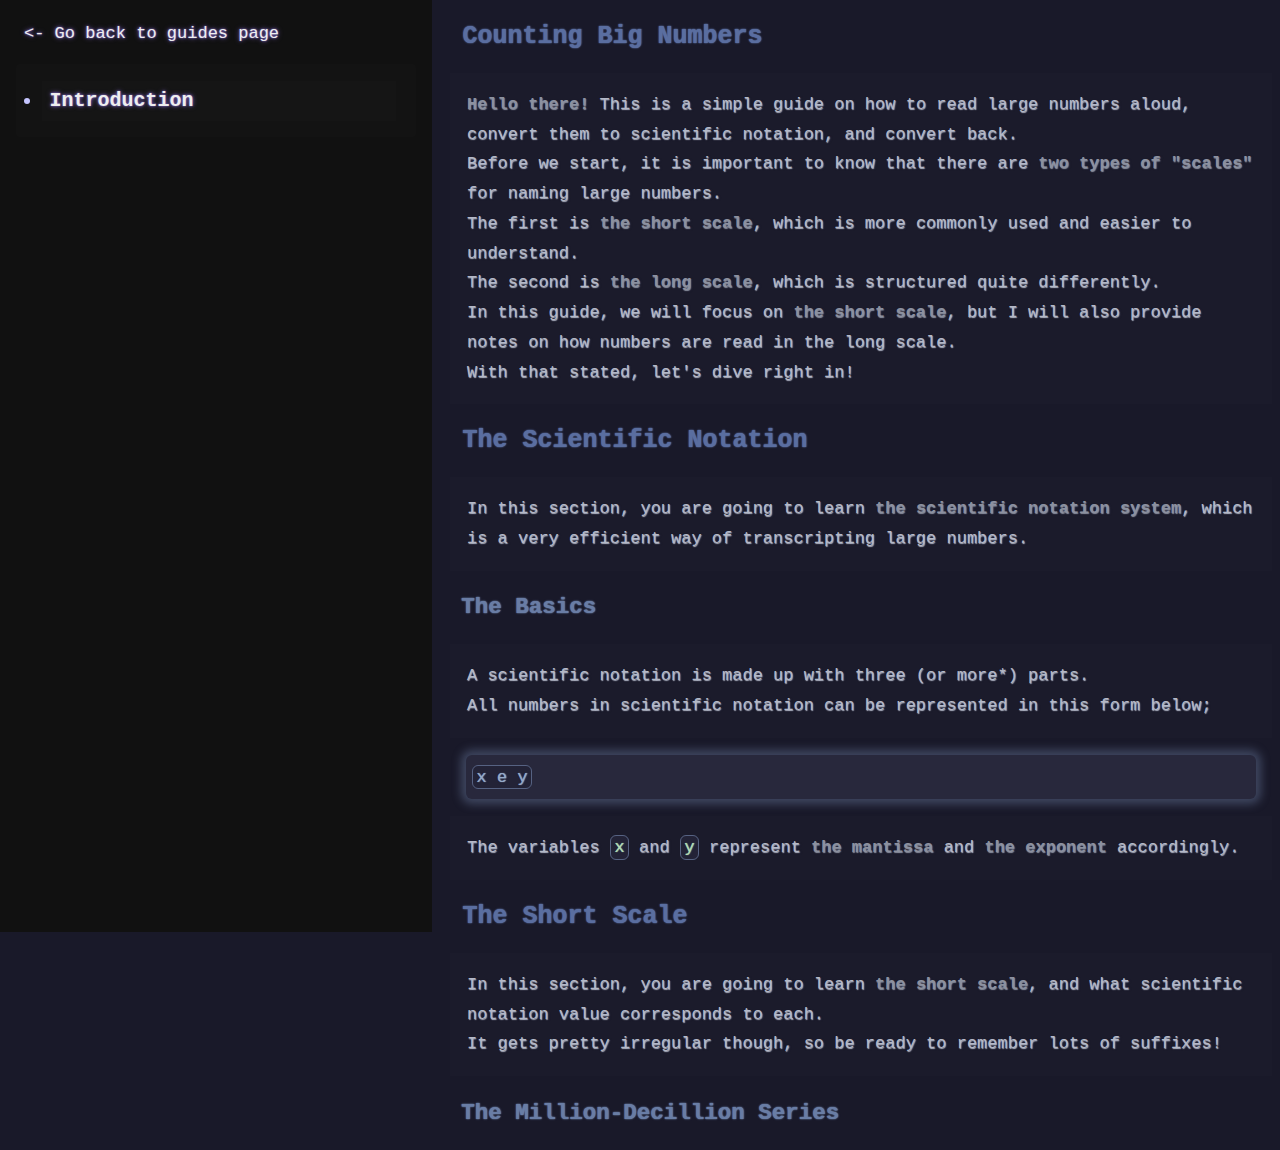
<file: guides/big-numbers/index.html>
<!DOCTYPE html>
<html lang="en">
<head>
    <title>Counting Big Numbers</title>
    <link rel="stylesheet" href="../../styles.css" />
    <style>
        body {
            margin-left: 450px;
        }
    </style>
</head>
<body>
    <div class="sidebar">
        <a href="https://lanzoor.github.io/documents/guides/" class="portal-info"><- Go back to guides page</a>
        <ul>
            <li class="h0">
                <a href="#number-introduction">Introduction</a>
            </li>
        </ul>
    </div>

    <h1 id="number-introduction">Counting Big Numbers</h1>

    <p>
        <b>Hello there!</b> This is a simple guide on how to read large numbers aloud, convert them to scientific notation, and convert back.<br>
        Before we start, it is important to know that there are <b>two types of "scales"</b> for naming large numbers.<br>
        The first is <b>the short scale</b>, which is more commonly used and easier to understand.<br>
        The second is <b>the long scale</b>, which is structured quite differently.<br>
        In this guide, we will focus on <b>the short scale</b>, but I will also provide notes on how numbers are read in the long scale.<br>
        With that stated, let's dive right in!
    </p>

    <h1 id="number-scientific">The Scientific Notation</h1>

    <p>
        In this section, you are going to learn <b>the scientific notation system</b>, which is a very efficient way of transcripting large numbers.
    </p>

    <h2 id="number-scientific-basics">The Basics</h2>

    <p>
        A scientific notation is made up with three (or more*) parts.<br>
        All numbers in scientific notation can be represented in this form below;
    </p>

    <pre><code>x e y</code></pre>

    <p>
        The variables <code>x</code> and <code>y</code> represent <b>the mantissa</b> and <b>the exponent</b> accordingly.<br>
    </p>

    <h1 id="number-short-scale">The Short Scale</h1>

    <p>
        In this section, you are going to learn <b>the short scale</b>, and what scientific notation value corresponds to each.<br>
        It gets pretty irregular though, so be ready to remember lots of suffixes!
    </p>

    <h2 id="number-short-scale-class-1">The Million-Decillion Series</h2>
</body>
</file>
<file: styles.css>
body {
    background-color: rgb(25, 25, 41);
    font-family: 'FiraCode Nerd Font', 'JetBrains Mono', Consolas, monospace;
    font-size: 17px;
}

* {
    font-family: 'FiraCode Nerd Font', 'JetBrains Mono', Consolas, monospace;
    text-shadow: 0.5px 0.5px 1px currentColor, 1px 1px 2px rgb(35, 35, 55);
}

p,
sub,
sup,
td,
ul,
ol,
blockquote,
ul ul,
ol ol {
    color: rgb(180, 185, 200);
}

p {
    padding: 1em;
    background-color: rgba(255, 255, 255, 0.01);
    line-height: 1.75;
}

b,
strong {
    color: rgb(140, 145, 160);
}

i {
    color: rgb(184, 189, 204);
}

i:hover,
b:hover,
strong:hover {
    color: rgb(200, 205, 220);
    text-shadow: 0 0 1.25px currentColor, 0 0 2.5px currentColor, 0 0 5px currentColor;
    transition: all 0.2s;
}

table,
th,
td {
    margin-left: auto;
    margin-right: auto;
    text-align: center;
    border: 2px solid rgb(100, 105, 130);
    border-collapse: collapse;
    padding: 10px;
    transition: all 0.2s;
}

table {
    margin-top: 1em;
    margin-bottom: 1em;
}

td:hover {
    background-color: rgba(255, 255, 255, 0.08);
    box-shadow: 0 0 4px 2px rgba(120, 125, 150, 0.5);
}

th {
    background-color: rgba(255, 255, 255, 0.15);
}

th:hover {
    background-color: rgba(255, 255, 255, 0.2);
    box-shadow: 0 0 6px 4px rgba(120, 125, 150, 0.6);
}

#inverted {
    background-color: rgba(75, 80, 105, 0.5);
    color: rgb(160, 165, 180);
}

#inverted:hover {
    background-color: rgb(85, 90, 115);
    box-shadow: 0 0 8px 8px rgba(70, 75, 100, 0.6);
    color: rgb(220, 225, 240);
    transition: all 0.2s;
}

#inverted i,
#inverted b {
    color: rgb(120, 125, 140);
    font-style: normal;
}

#inverted:hover i,
#inverted:hover b {
    color: rgb(180, 185, 200);
    font-style: normal;
    transition: all 0.2s;
}

h1 {
    color: rgb(90, 110, 160);
    text-shadow: 0 0 1px rgb(90, 110, 160), 0 0 2px rgb(90, 110, 160);
    font-size: 25px;
}

h2 {
    color: rgb(105, 125, 165);
    text-shadow: 0 0 1px rgb(105, 125, 165), 0 0 2px rgb(105, 125, 165);
    font-size: 22.5px;
}

th {
    color: rgb(130, 150, 180);
    text-shadow: 0 0 1px rgb(130, 150, 180), 0 0 2px rgb(130, 150, 180);
}

h3 {
    color: rgb(80, 100, 140);
    text-shadow: 0 0 1px rgb(80, 100, 140), 0 0 2px rgb(80, 100, 140);
    font-size: 20px;
}

h4 {
    color: rgb(70, 90, 130);
    text-shadow: 0 0 0.5px rgb(70, 90, 130), 0 0 0.5px rgb(70, 90, 130);
    font-size: 17.5px;
    padding-left: 10px;
}

h1,
h2,
h3 {
    padding-top: 5px;
    padding-bottom: 5px;
    margin-left: 0.5em;
}

a {
    text-decoration: none;
    text-shadow: 0 0 1.25px rgb(110, 90, 170), 0 0 2.5px rgb(110, 90, 170), 0 0 5px rgb(110, 90, 170);
    color: rgb(110, 90, 170);
}

a:hover {
    text-decoration: underline;
    color: rgb(130, 170, 210);
    text-shadow: 0 0 1.25px rgb(130, 170, 210), 0 0 2.5px rgb(130, 170, 210), 0 0 5px rgb(130, 170, 210);
    transition: all 0.2s;
}

code,
code i {
    color: rgb(180, 220, 180);
    border: 1px solid rgba(140, 180, 140, 0.6);
    background-color: rgb(35, 35, 55);
    padding: 0.1em 0.2em;
    border-radius: 6px;
    border: 1px solid rgba(120, 140, 180, 0.6);
    font-family: 'Fira Code', 'JetBrains Mono', Consolas, monospace;
}

code:hover {
    padding: 0.2em 0.4em;
    cursor: pointer;
    box-shadow: 0 0 4px 2px rgba(120, 140, 180, 0.6);
    user-select: text;
    transition: all 0.2s;
}

code b,
b code,
code strong,
strong code {
    color: lch(65% 52.36 135);
}

code b:hover,
code strong:hover {
    color: rgb(200, 230, 200);
}

pre {
    background-color: rgb(40, 40, 60);
    padding: 0.75em 0.35em;
    margin: 1rem 1rem;
    border-radius: 6px;
    overflow-x: auto;
    box-shadow: 0 0 10px 5px rgba(120, 140, 180, 0.4);
    font-family: 'Fira Code', 'JetBrains Mono', Consolas, monospace;
    user-select: text;
    color: rgb(180, 185, 200);
}

pre code {
    color: rgb(150, 170, 200);
}

pre:hover {
    padding: 0.8em 0.7em;
    cursor: pointer;
    box-shadow: 0 0 15px 10px rgba(120, 140, 180, 0.6);
    transition: all 0.2s;
}

blockquote {
    border-left: 4px solid rgb(120, 100, 170);
    padding-left: 1em;
    margin-left: 0;
    background-color: rgba(255, 255, 255, 0.04);
    border-radius: 0.2em;
    padding-top: 0.5em;
    padding-bottom: 0.5em;
    font-family: 'Fira Code', 'JetBrains Mono', Consolas, monospace;
}

blockquote:hover,
ul:hover,
ol:hover,
ul ul:hover,
ol ol:hover {
    background-color: rgba(255, 255, 255, 0.05);
    transition: all 0.2s;
}

button {
    background-color: rgb(80, 60, 130);
    color: white;
    padding: 12px 24px;
    border: none;
    border-radius: 12px;
    font-size: 16px;
    font-family: 'Fira Code', 'JetBrains Mono', Consolas, monospace;
    cursor: pointer;
    box-shadow: 0 0 8px rgb(140, 120, 200), 0 0 16px rgb(140, 120, 200);
    transition: all 0.2s ease-in-out;
    margin-top: 0.4em;
    margin-bottom: 0.4em;
}

button:hover {
    box-shadow: 0 0 12px rgb(160, 140, 220), 0 0 24px rgb(160, 140, 220);
    background-color: rgb(95, 75, 145);
    transform: scale(1.05);
}

ul {
    padding-left: 1.5em;
    margin: 1em 0;
    font-family: 'Fira Code', 'JetBrains Mono', Consolas, monospace;
    background-color: rgba(255, 255, 255, 0.04);
    border-radius: 0.2em;
    padding-top: 0.5em;
    padding-bottom: 0.5em;
}

ol {
    padding-left: 3em;
    margin: 1em 0;
    font-family: 'Fira Code', 'JetBrains Mono', Consolas, monospace;
    background-color: rgba(255, 255, 255, 0.04);
    border-radius: 0.2em;
    padding-top: 0.5em;
    padding-bottom: 0.5em;
}

li {
    margin-right: 1em;
    margin-top: 0.4em;
    margin-bottom: 0.4em;
    line-height: 1.6;
}

ul ul,
ol ol {
    list-style-type: circle;
    margin-top: 0.3em;
    margin-left: 1em;
}

input[type='checkbox'],
#checkbox_wrapper {
    margin: 0;
    padding: 0;
    vertical-align: middle;
}

input[type='checkbox'] {
    width: 20px;
    height: 20px;
    border: 2px solid rgb(70, 60, 120);
    background-color: rgba(255, 255, 255, 0.3);
    cursor: pointer;
    position: relative;
    appearance: none;
    outline: none;
    border-radius: 4px;
    transition: all 0.2s;
}

input[type='checkbox']:checked {
    background-color: rgb(90, 70, 150);
}

input[type='checkbox']:checked::after {
    content: '✔';
    position: absolute;
    left: 4px;
    top: -1px;
    color: white;
    font-size: 14px;
}

input[type='checkbox']:hover {
    background-color: rgb(110, 90, 170);
}

hr {
    border: none;
    height: 5px;
    background-color: rgba(255, 255, 255, 0.3);
    border-radius: 2px;
    margin: 2em 0;
}

#portal {
    padding-left: 10px;
}

.sidebar {
    width: 400px;
    position: fixed;
    top: 0;
    left: 0;
    height: 100vh;
    overflow-y: auto;
    background: #111;
    color: #eee;
    padding: 1rem;
}

.sidebar a {
    display: block;
    color: #eee;
    text-decoration: none;
    margin: 0.25rem 0;
    padding: 0.25rem 0.5rem;
}

.sidebar ul,
.sidebar ul ul,
.sidebar li {
    background-color: rgba(255, 255, 255, 0.01);
}

.portal-info {
    margin-left: 0;
}

.h0 {
    margin-left: 0;
    font-weight: bold;
    font-size: 20px;
    color: #c5c5ff;
}

.h1 {
    margin-left: 0;
    font-weight: bold;
    font-size: 20px;
}

.h2 {
    font-size: 15px;
}
.h3 {
    font-size: 15px;
}
.h4 {
    font-size: 13px;
}

.status-discontinued {
    color: #610000;
    text-shadow: 0 0 5px currentColor;
}

.status-planning {
    color: #ff2323;
    text-shadow: 0 0 5px currentColor;
}

.status-indev {
    color: #ff8a23;
    text-shadow: 0 0 5px currentColor;
}

.status-shaping {
    color: #fffb23;
    text-shadow: 0 0 5px currentColor;
}

.status-finaldev {
    color: #95ff23;
    text-shadow: 0 0 5px currentColor;
}

.status-completed {
    color: #23e5ff;
    text-shadow: 0 0 10px currentColor;
}

.status-archived {
    color: #5623ff;
    text-shadow: 0 0 10px currentColor;
}
</file>
